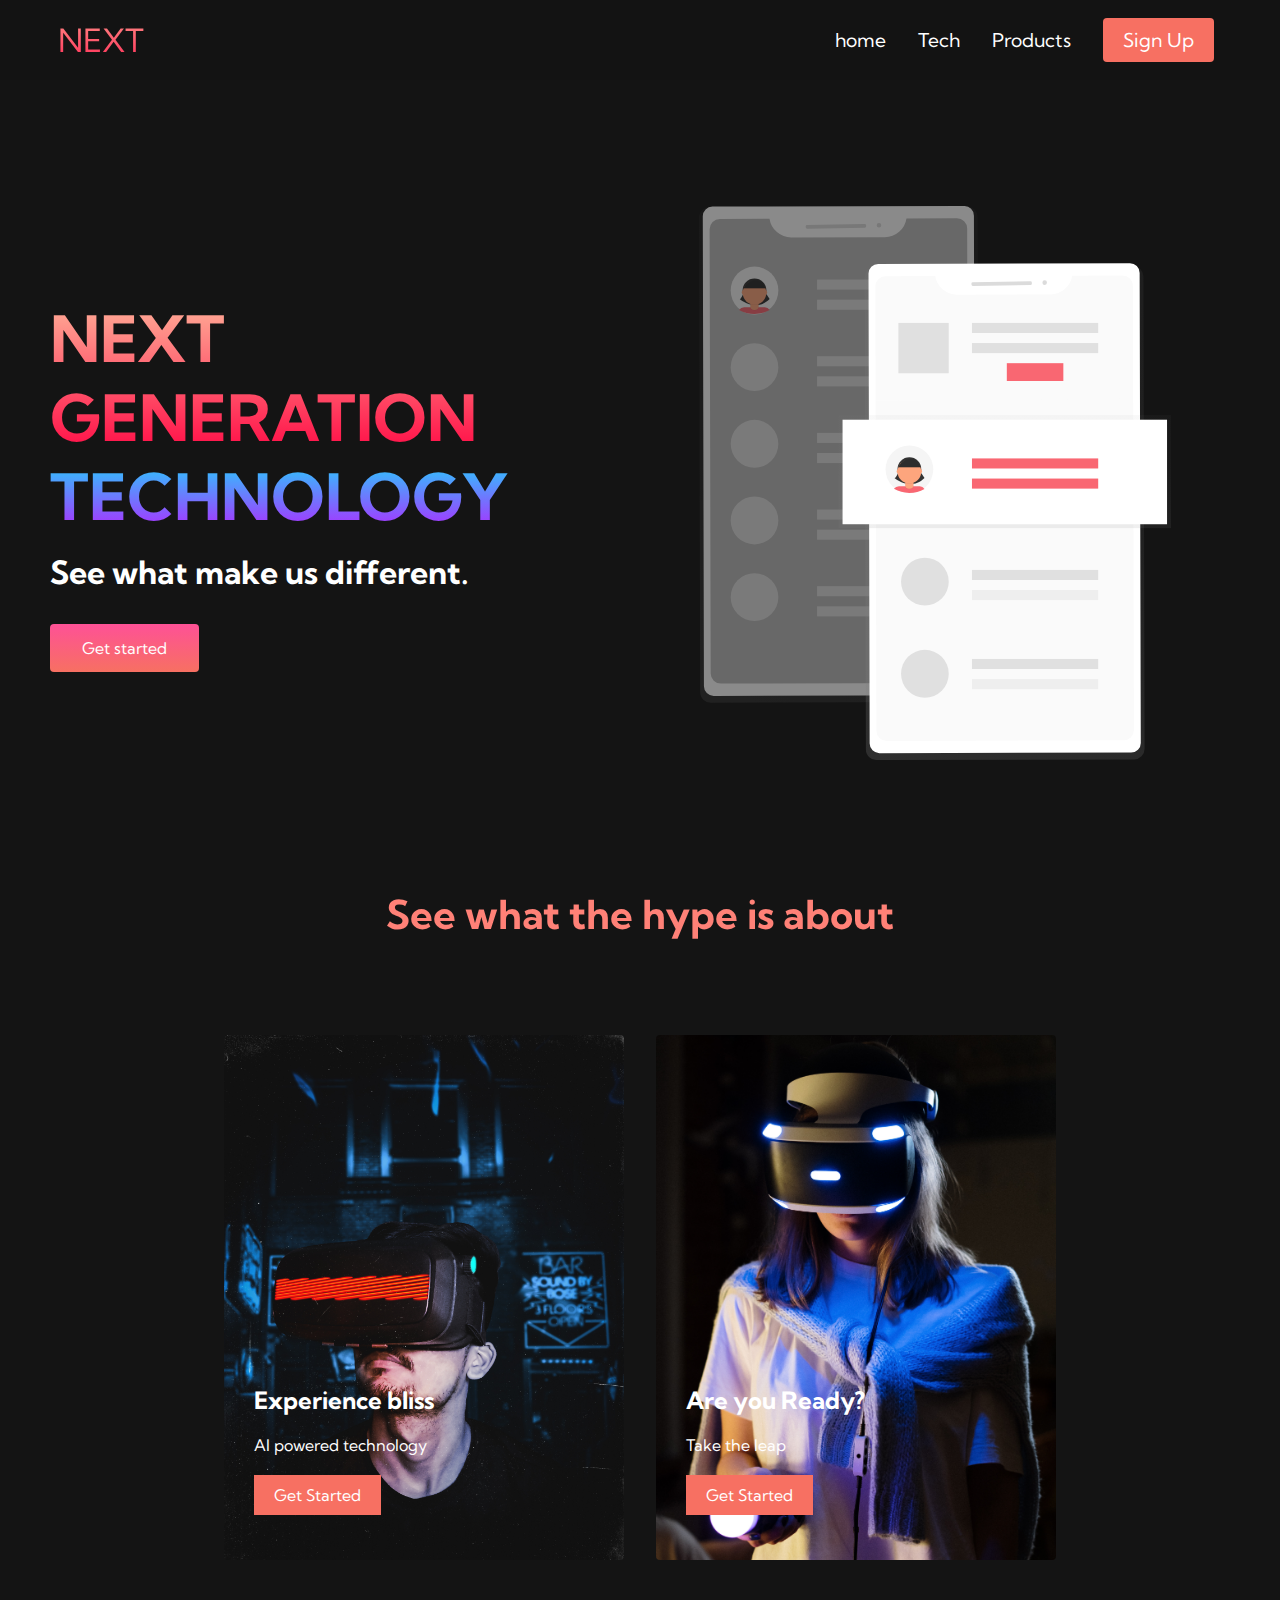
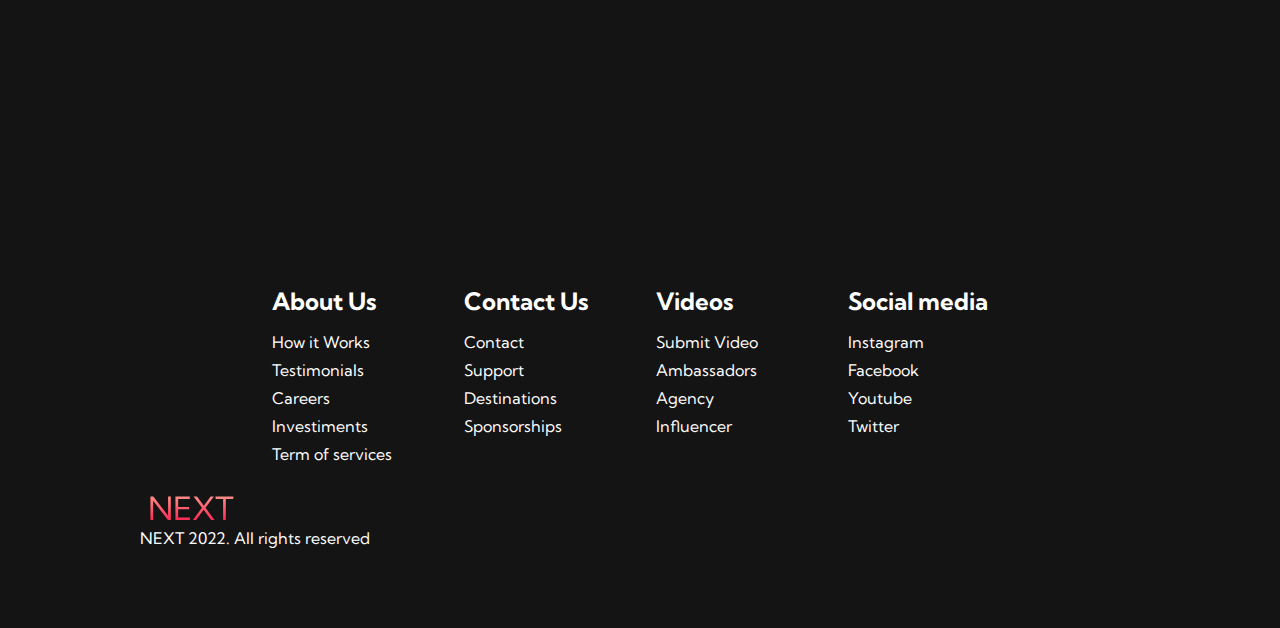
<file: index.html>
<!DOCTYPE html>
<html lang="en">
<head>
    <meta charset="UTF-8">
    <meta http-equiv="X-UA-Compatible" content="IE=edge">
    <meta name="viewport" content="width=device-width, initial-scale=1.0">
    <link rel="stylesheet" href="./style/style.css">
    <link rel="preconnect" href="https://fonts.googleapis.com">
<link rel="preconnect" href="https://fonts.gstatic.com" crossorigin>
<link href="https://fonts.googleapis.com/css2?family=Kumbh+Sans:wght@400;700&display=swap" rel="stylesheet">
    <title>Next</title>
</head>
<body>
    <nav class="navbar">
        <div class="navbar__container">
            <a href="/" id="navbar__logo"> <i class="fa-thin fa-gem"></i> NEXT</a>
            <div class="navbar__toggle" id="mobile-menu">
                <span class="bar"></span>
                <span class="bar"></span>
                <span class="bar"></span>
            </div>
            <ul class="navbar__menu">
                <li class="navbar__item">
                    <a href="/" class="navbar__links">home</a>
                </li>
                <li class="navbar__item">
                    <a href="tech.html" class="navbar__links">Tech</a>
                </li>
                <li class="navbar__item">
                    <a href="/" class="navbar__links">Products</a>
                </li>
                <li class="navbar__btn">
                    <a href="/" class="button">Sign Up</a>
                </li>
            </ul>
        </div>
    </nav>

    <div class="main">
        <div class="main__container">
            <div class="main__content">
                <h1>NEXT GENERATION</h1>
                <H2>TECHNOLOGY</H2>
                <p>See what make us different.</p>
                <button class="main__btn"><a href="/">Get started</a></button>
            </div>
            <div class="main__img--container">
                <img src="./style/images/pic1.svg" alt="pic" id="main__img">
            </div>
        </div>
    </div>

    <div class="services">
        <h1>See what the hype is about</h1>
        <div class="services__container">
            <div class="services__card">
                <h2>Experience bliss</h2>
                <p>AI powered technology</p>
                <button>Get Started</button>
            </div>
            <div class="services__card">
                <h2>Are you Ready?</h2>
                <p>Take the leap</p>
                <button>Get Started</button>
            </div>
        </div>
    </div>

    <div class="footer__container">
        <div class="footer__links">
            <div class="footer__link--wrapper">
                <div class="footer__link--items">
                    <h2>About Us</h2>
                    <a href="/">How it Works</a>
                    <a href="/">Testimonials</a>
                    <a href="/">Careers</a>
                    <a href="/">Investiments</a>
                    <a href="/">Term of services</a>
                </div>
                <div class="footer__link--items">
                    <h2>Contact Us</h2>
                    <a href="/">Contact</a>
                    <a href="/">Support</a>
                    <a href="/">Destinations</a>
                    <a href="/">Sponsorships</a>
                </div>
            </div>
            <div class="footer__link--wrapper">
                <div class="footer__link--items">
                    <h2>Videos</h2>
                    <a href="/">Submit Video</a>
                    <a href="/">Ambassadors</a>
                    <a href="/">Agency</a>
                    <a href="/">Influencer</a>
                </div>
                <div class="footer__link--items">
                    <h2>Social media</h2>
                    <a href="/">Instagram</a>
                    <a href="/">Facebook</a>
                    <a href="/">Youtube</a>
                    <a href="/">Twitter</a>
                </div>
            </div>
        </div>
        <div class="social__media">
            <div class="social__media--wrapp">
                <div class="footer__logo">
                    <a href="/" id="footer__logo"><i class="fas fa-gem"></i>NEXT</a>
                    
                </div>
                <p class="website__rights">NEXT 2022. All rights reserved</p>
                <div class="social__icons">
                    <a href="" class="social__icon--link" target="_blank">
                        <i class="fa-brands fa-facebook"></i>
                    </a>
                    <a href="" class="social__icon--link" target="_blank">
                        <i class="fa-brands fa-instagram"></i>
                    </a>
                    <a href="" class="social__icon--link" target="_blank">
                        <i class="fa-brands fa-twitter"></i>
                    </a>
                    <a href="" class="social__icon--link" target="_blank">
                        <i class="fa-brands fa-linkedin"></i>
                    </a>
                    <a href="" class="social__icon--link" target="_blank">
                        <i class="fa-brands fa-youtube"></i>
                    </a>
                </div>
            </div>
        </div>
    </div>

    <script src="./script/app.js"></script>
</body>
</html>
</file>
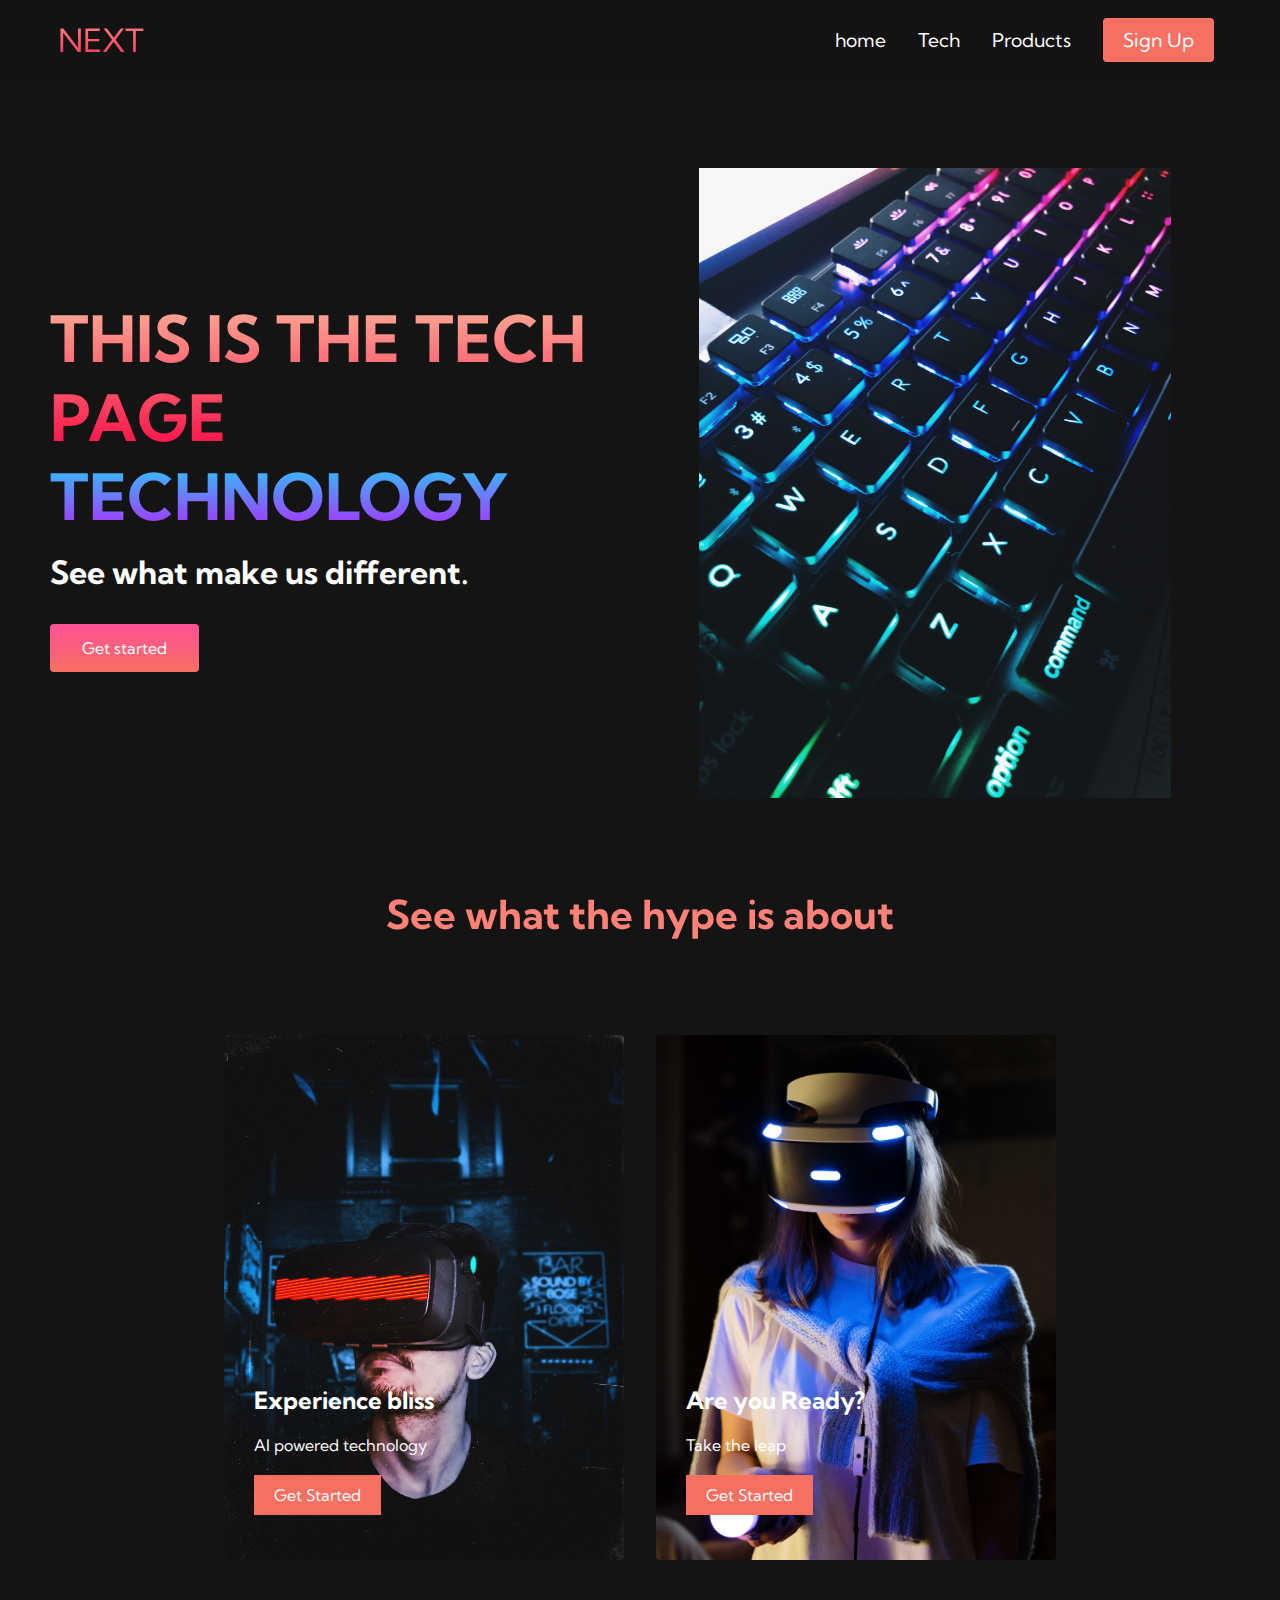
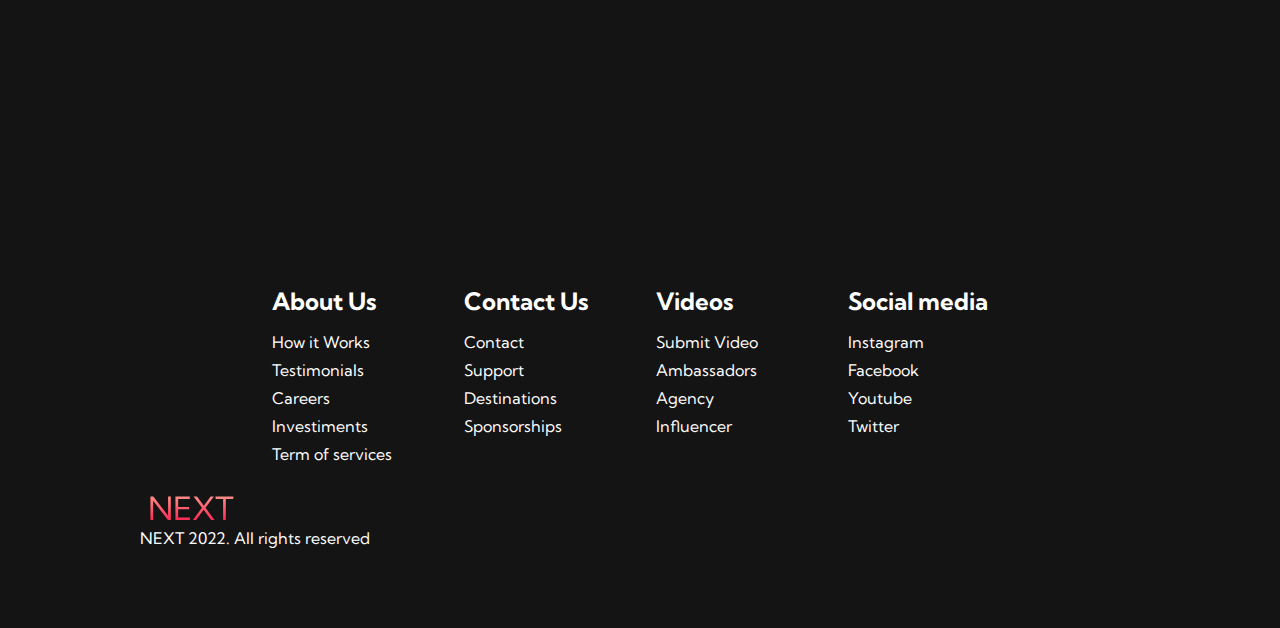
<file: tech.html>
<!DOCTYPE html>
<html lang="en">
<head>
    <meta charset="UTF-8">
    <meta http-equiv="X-UA-Compatible" content="IE=edge">
    <meta name="viewport" content="width=device-width, initial-scale=1.0">
    <link rel="stylesheet" href="./style/style.css">
    <link rel="preconnect" href="https://fonts.googleapis.com">
<link rel="preconnect" href="https://fonts.gstatic.com" crossorigin>
<link href="https://fonts.googleapis.com/css2?family=Kumbh+Sans:wght@400;700&display=swap" rel="stylesheet">
    <title>Next</title>
</head>
<body>
    <nav class="navbar">
        <div class="navbar__container">
            <a href="/" id="navbar__logo"> <i class="fa-thin fa-gem"></i> NEXT</a>
            <div class="navbar__toggle" id="mobile-menu">
                <span class="bar"></span>
                <span class="bar"></span>
                <span class="bar"></span>
            </div>
            <ul class="navbar__menu">
                <li class="navbar__item">
                    <a href="/" class="navbar__links">home</a>
                </li>
                <li class="navbar__item">
                    <a href="tech.html" class="navbar__links">Tech</a>
                </li>
                <li class="navbar__item">
                    <a href="/" class="navbar__links">Products</a>
                </li>
                <li class="navbar__btn">
                    <a href="/" class="button">Sign Up</a>
                </li>
            </ul>
        </div>
    </nav>

    <div class="main">
        <div class="main__container">
            <div class="main__content">
                <h1>THIS IS THE TECH PAGE</h1>
                <H2>TECHNOLOGY</H2>
                <p>See what make us different.</p>
                <button class="main__btn"><a href="/">Get started</a></button>
            </div>
            <div class="main__img--container">
                <img src="./style/images/pic2.jpg" alt="pic" id="main__img">
            </div>
        </div>
    </div>

    <div class="services">
        <h1>See what the hype is about</h1>
        <div class="services__container">
            <div class="services__card">
                <h2>Experience bliss</h2>
                <p>AI powered technology</p>
                <button>Get Started</button>
            </div>
            <div class="services__card">
                <h2>Are you Ready?</h2>
                <p>Take the leap</p>
                <button>Get Started</button>
            </div>
        </div>
    </div>

    <div class="footer__container">
        <div class="footer__links">
            <div class="footer__link--wrapper">
                <div class="footer__link--items">
                    <h2>About Us</h2>
                    <a href="/">How it Works</a>
                    <a href="/">Testimonials</a>
                    <a href="/">Careers</a>
                    <a href="/">Investiments</a>
                    <a href="/">Term of services</a>
                </div>
                <div class="footer__link--items">
                    <h2>Contact Us</h2>
                    <a href="/">Contact</a>
                    <a href="/">Support</a>
                    <a href="/">Destinations</a>
                    <a href="/">Sponsorships</a>
                </div>
            </div>
            <div class="footer__link--wrapper">
                <div class="footer__link--items">
                    <h2>Videos</h2>
                    <a href="/">Submit Video</a>
                    <a href="/">Ambassadors</a>
                    <a href="/">Agency</a>
                    <a href="/">Influencer</a>
                </div>
                <div class="footer__link--items">
                    <h2>Social media</h2>
                    <a href="/">Instagram</a>
                    <a href="/">Facebook</a>
                    <a href="/">Youtube</a>
                    <a href="/">Twitter</a>
                </div>
            </div>
        </div>
        <div class="social__media">
            <div class="social__media--wrapp">
                <div class="footer__logo">
                    <a href="/" id="footer__logo"><i class="fas fa-gem"></i>NEXT</a>
                    
                </div>
                <p class="website__rights">NEXT 2022. All rights reserved</p>
                <div class="social__icons">
                    <a href="" class="social__icon--link" target="_blank">
                        <i class="fa-brands fa-facebook"></i>
                    </a>
                    <a href="" class="social__icon--link" target="_blank">
                        <i class="fa-brands fa-instagram"></i>
                    </a>
                    <a href="" class="social__icon--link" target="_blank">
                        <i class="fa-brands fa-twitter"></i>
                    </a>
                    <a href="" class="social__icon--link" target="_blank">
                        <i class="fa-brands fa-linkedin"></i>
                    </a>
                    <a href="" class="social__icon--link" target="_blank">
                        <i class="fa-brands fa-youtube"></i>
                    </a>
                </div>
            </div>
        </div>
    </div>

    <script src="./script/app.js"></script>
</body>
</html>
</file>
<file: style/style.css>
*{
    box-sizing: border-box;
    margin: 0;
    padding: 0;
    font-family: 'kumbh sans', sans-serif;
}

.navbar{
    background: #131313;
    height: 80px;
    display: flex;
    justify-content: center;
    align-items: center;
    font-size: 1.2rem;
    position: sticky;
    top: 0;
    z-index: 999;
}

.navbar__container{
    display: flex;
    justify-content: space-between;
    height: 80px;
    z-index: 1;
    width: 100%;
    max-width: 1300px;
    margin: 0 auto;
    padding: 0 50px;
}

#navbar__logo{
    background-color: #ff8177;
    background-image: linear-gradient(to top, #ff0844 0%, #ffb199 100%);
    background-size: 100%;
    -webkit-background-clip: text;
    -moz-background-clip: text;
    -webkit-text-fill-color: transparent;
    -moz-text-fill-color: transparent;
    display: flex;
    align-items: center;
    cursor: pointer;
    text-decoration: none;
    font-size: 2rem;
}

.fa-gem{
    margin-right: 0.5rem;
}

.navbar__menu {
    display: flex;
    align-items: center;
    list-style: none;
    text-align: center;
}

.navbar__item{
    height: 80px;
}

.navbar__links {
    color: #fff;
    display: flex;
    align-items: center;
    justify-content: center;
    text-decoration: none;
    padding: 0 1rem;
    height: 100%;
}

.navbar__btn {
    display: flex;
    justify-content: center;
    align-items: center;
    padding: 0 1rem;
    width: 100%;
}

.button{
    display: flex;
    justify-content: center;
    align-items: center;
    text-decoration: none;
    padding: 10px 20px;
    height: 100%;
    width: 100%;
    border: none;
    outline: none;
    border-radius: 4px;
    background: #f77062;
    color: #fff;
}

.button:hover{
    background: #4837ff;
    transition:  all 0.3s ease;
}

.navbar__links:hover {
    color: #f77062;
    transition: all 0.3s ease;
}

@media screen and (max-width: 960px) {
    .navbar__container{
        display: flex;
        justify-content: space-between;
        height: 80px;
        z-index: 1;
        width: 100%;
        max-width: 1300px;
        padding: 0;
    }

    .navbar__menu{
        display: grid;
        grid-template-columns: auto;
        margin: 0;
        width: 100%;
        position: absolute;
        top: -1000px;
        opacity: 0;
        transition: all 0.5s ease;
        height: 50vh;
        z-index: -1;
    }

    .navbar__menu.active{
        background: #131313;
        top: 100%;
        opacity: 1;
        transition: all 0.5s ease;
        z-index: 99;
        height: 50vh;
        font-size: 1.6rem;
    }

    #navbar__logo{
        padding-left: 25px;
    }

    .navbar__toggle .bar{
        width: 25px;
        height: 3px;
        margin: 5px auto;
        transition:  all 0.3s ease-in-out;
        background: #fff;
    }

    .navbar__item{
        width: 100%;
    }

    .navbar__links{
        text-align: center;
        padding: 2rem;
        width: 100%;
        display: table;
    }

    #mobile-menu{
        position: absolute;
        top: 20%;
        right: 5%;
        transform: translate(5%, 20%);
    }

    .navbar__btn{
        padding-bottom: 2rem;
    }

    .button{
        display: flex;
        justify-content: center;
        align-items: center;
        width: 80%;
        height: 80px;
        margin: 0;
    }

    .navbar__toggle .bar{
        display: block;
        cursor: pointer;
    }

    #mobile-menu.is-active .bar:nth-child(2){
        opacity: 0;
    }

    #mobile-menu.is-active .bar:nth-child(1){
        transform: translateY(8px) rotate(45deg);
    }
    #mobile-menu.is-active .bar:nth-child(3){
        transform: translateY(-8px) rotate(-45deg);
    }
}

.main{
    background-color: #141414;
}

.main__container {
    display: grid;
    grid-template-columns: 1fr 1fr;
    align-items: center;
    justify-self: center;
    margin: 0 auto;
    height: 90vh;
    background-color: #141414;
    z-index: 1;
    width: 100%;
    max-width: 1300px;
    padding: 0 50px;
}

.main__content h1{
    font-size: 4rem;
    background-color: #ff8177;
    background-image: linear-gradient(to top, #ff0844 0%, #ffb199 100%);
    background-size: 100%;
    -webkit-background-clip: text;
    -moz-background-clip: text;
    -webkit-text-fill-color: transparent;
    -moz-text-fill-color: transparent;
}

.main__content h2 {
    font-size: 4rem;
    background-color: #ff8177;
    background-image: linear-gradient(to top, #b721ff 0%, #21d4fd 100%);
    background-size: 100%;
    -webkit-background-clip: text;
    -moz-background-clip: text;
    -webkit-text-fill-color: transparent;
    -moz-text-fill-color: transparent;
}

.main__content p {
    margin-top: 1rem;
    font-size: 2rem;
    font-weight: 700;
    color: #fff;
}

.main__btn {
    font-size: 1rem;
    background-image: linear-gradient(to top, #f77062 0%, #fe5196 100%);
    padding: 14px 32px;
    border: none;
    border-radius: 4px;
    color: #fff;
    margin-top: 2rem;
    cursor: pointer;
    position: relative;
    transition: all 0.3s;
    outline: none;
}

.main__btn a{
    position: relative;
    z-index: 2;
    color: #fff;
    text-decoration: none;
}

.main__btn::after {
    position: absolute;
    content: "";
    top: 0;
    left: 0;
    width: 0;
    height: 100%;
    background: #4837ff;
    transition:  all 0.35s;
    border-radius: 4px;
}

.main__btn:hover {
    color: #fff;
}

.main__btn:hover::after {
    width: 100%;
}

.main__img--container{
    text-align: center;
}

#main__img {
    height: 80%;
    width: 80%;
}

@media screen and (max-width: 768px) {
    .main__container{
        display: grid;
        grid-template-columns: auto;
        align-items: center;
        justify-self: center;
        width: 100%;
        margin: 0 auto;
        height: 90vh;
    }

    .main__content {
        text-align: center;
        margin-bottom: 4rem;
    }

    .main__content h1{
        font-size: 2.5rem;
        margin-top: 2rem;
    }

    .main__content h2{
        font-size: 3rem;
    }

    .main__content p {
        margin-top: 1rem;
        font-size: 1.5rem;
    }
}


@media screen and (max-width: 480px) {
    .main__content h1{
        font-size: 2rem;
        margin-top: 3rem;
    }

    .main__content h2{
        font-size: 2rem;
    }

    .main__content p {
        margin-top: 2rem;
        font-size: 1.5rem;
    }

    .main__btn {
        padding: 12px 36px;
        margin: 2.5rem 0;
    }
}

.services {
    background: #141414;
    display: flex;
    flex-direction: column;
    align-items: center;
    height: 100vh;
}

.services h1 {
    background-color: #ff8177;
    background-image: linear-gradient(to right, #ff8177 0%, #ff867a 0%, #ff8c7f 21%,  #f99185 52%, #cf556c 78% #b12a5b 100%);
    background-size: 100%;
    margin-bottom: 5rem;
    font-size: 2.5rem;
    -webkit-background-clip: text;
    -moz-background-clip: text;
    -webkit-text-fill-color: transparent;
    -moz-text-fill-color: transparent;
}

.services__container{
    display: flex;
    justify-content: center;
    flex-wrap: wrap;
}

.services__card{
    margin: 1rem;
    height: 525px;
    width: 400px;
    border-radius: 4px;
    background-image: url(../style/images/pic3.jpg);
    background-size: cover;
    position: relative;
    color: #fff;
}

.services__card:nth-child(2){
    margin: 1rem;
    height: 525px;
    width: 400px;
    border-radius: 4px;
    background-image: url(../style/images/pic4.jpg);
    background-size: cover;
    position: relative;
    color: #fff;
}

.services h2 {
    position: absolute;
    top: 350px;
    left: 30px;
}

.services__card p {
    position: absolute;
    top: 400px;
    left: 30px;
}

.services__card button {
    color: #fff;
    padding: 10px 20px;
    border: none;
    outline: none;
    background: #f77062;
    position: absolute;
    top: 440px;
    left: 30px;
    font-size: 1rem;
    cursor: pointer;
}

.services__card:hover{
    transform: scale(1.075);
    transition: 0.2s all ease-in;
    cursor: pointer;
}

@media screen and (max-width: 960px) {
    .services {
        height: 1600px;
    }

    .services h1{
        font-size: 2rem;
        margin-top: 12rem;
    }
}

@media screen and (max-width: 480px) {
    .services{
        height: 1400px;
    }

    .services h1{
        font-size: 1.2rem;
    }

    .services__card {
        width: 300px;
    }
}

.footer__container{
    background-color: #141414;
    padding: 5rem 0;
    display: flex;
    flex-direction: column;
    justify-content: center;
    align-items: center;
}

#footer__logo{
    background-color: #ff8177;
    background-image: linear-gradient(to top, #ff0844 0%, #ffb199 100%);
    background-size: 100%;
    -webkit-background-clip: text;
    -moz-background-clip: text;
    -webkit-text-fill-color: transparent;
    -moz-text-fill-color: transparent;
    display: flex;
    align-items: center;
    cursor: pointer;
    text-decoration: none;
    font-size: 2rem;
}

.footer__links{
    width: 100%;
    max-width: 1000px;
    display: flex;
    justify-content: center
}

.footer__link--wrapper {
    display: flex;
}

.footer__link--items{
    display: flex;
    flex-direction: column;
    align-items: flex-start;
    margin: 16px;
    text-align: left;
    width: 160px;
    box-sizing: border-box;
}

.footer__link--items h2{
    margin-bottom: 16px;
}

.footer__link--items > h2 {
    color: #fff;
}

.footer__link--items a {
    color: #fff;
    text-decoration: none;
    margin-bottom: 0.5rem;
}

.footer__link--items a:hover{
    color: #f99185;
    transition: 0.3s ease-out;
}

.social__icon--link{
    color: #fff;
    font-size: 24px;
}

.social__media {
    max-width: 1000px;
    width: 100%;
}

.social__media--wrap {
    display: flex;
    justify-content: space-between;
    align-items: center;
    width: 90%;
    max-width: 1000px;
    margin: 40px auto 0 auto;
}

.social__icons {
    display: flex;
    justify-content: space-between;
    align-items: center;
    width: 240px;
}

.social__logo{
    color: #fff;
    justify-self: flex-start;
    margin-left: 20px;
    cursor: pointer;
    text-decoration: none;
    font-size: 2rem;
    display: flex;
    align-items: center;
    margin-bottom: 16px;
}


.website__rights {
    color: #fff;
}

@media screen and (max-width: 820px) {
    .footer__links{
        padding-top: 2rem;
    }

    #footer__logo {
        margin-bottom: 2rem;
    }

    .website__rights{
        margin-bottom: 2rem;
    }

    .footer__link--wrapper {
        flex-direction: column;
    }

    .social__media--wrap {
        flex-direction: column;
    }
}

@media screen and (max-width: 480px) {
    .footer__link--items{
        margin: 0;
        padding: 10px;
        width: 100%
    }

}
</file>
